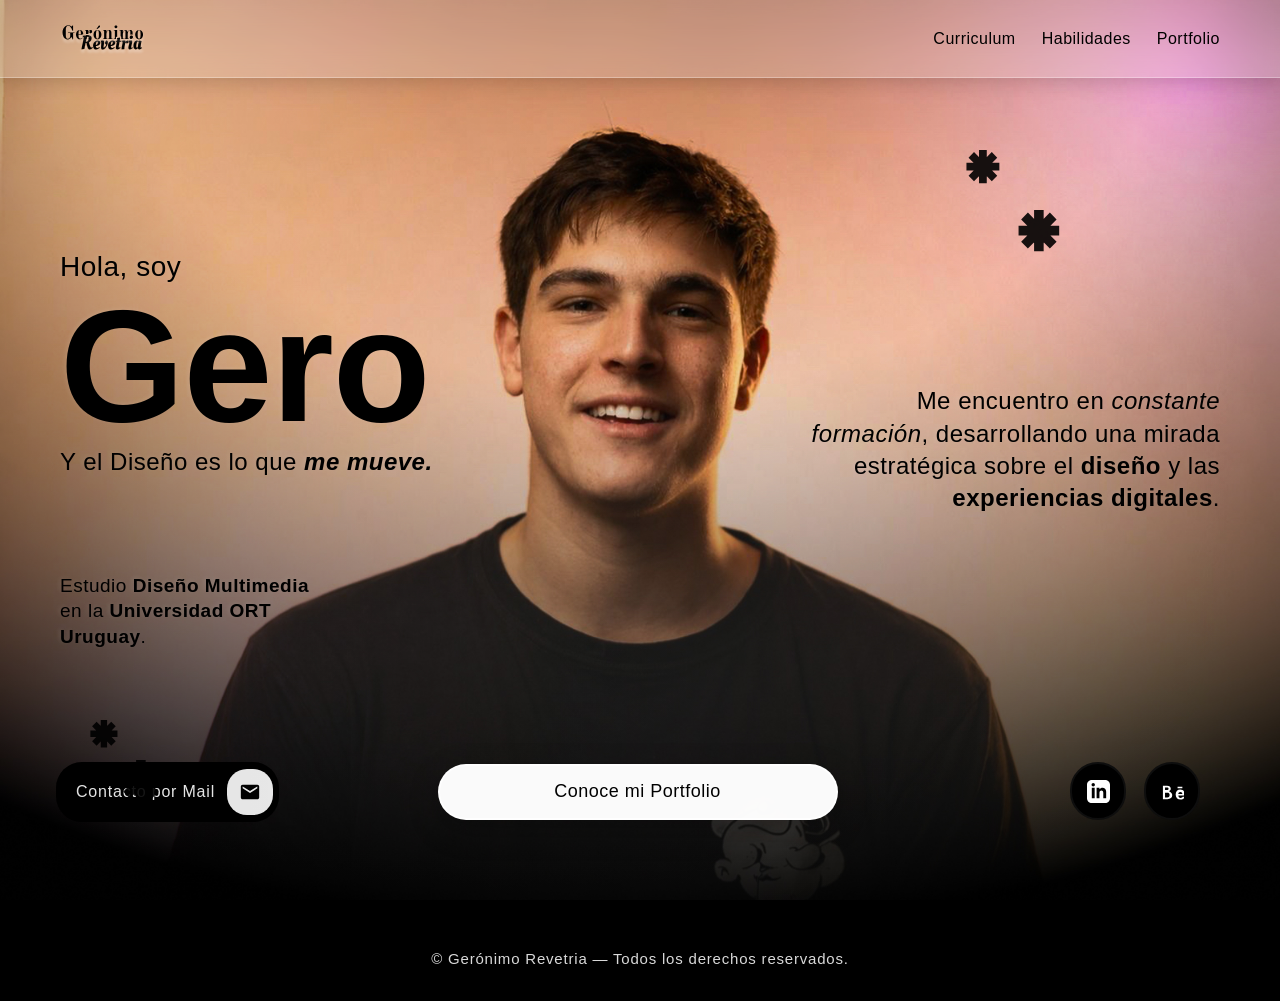
<file: index.html>
<!doctype html>
<html lang="es">
<head>
  <meta charset="utf-8" />
  <meta name="viewport" content="width=device-width, initial-scale=1" />
  <title>Revetria´s Portfolio</title>
  <link rel="icon" type="image/png" href="Imgs/Iconos/favicon.png">

  <link rel="stylesheet" href="styles.css" />
</head>

<body class="temaClaro paginaHome">
  <div id="headerContenedor"></div>

  <main class="main">
    <section class="hero" aria-label="Presentación">
      <img class="heroFoto" src="Imgs/RetratoPrincipal2.jpg" alt="Foto de Gero" />

      <!-- ========================= -->
      <!-- ===== MOBILE/TABLET ===== -->
      <!-- ========================= -->
      <div class="mobile">
        <div class="heroTexto">
          <p class="heroHola">Hola, soy</p>
          <h1 class="heroNombre">Gero</h1>
          <p class="heroSub">Y me mueve el diseño</p>
        </div>

        <img class="estrella estrella1" src="Imgs/Estrella.svg" alt="" aria-hidden="true">
        <img class="estrella estrella2" src="Imgs/Estrella.svg" alt="" aria-hidden="true">
        <img class="estrella estrella3" src="Imgs/Estrella.svg" alt="" aria-hidden="true">
      </div>

      <!-- =================== -->
      <!-- ===== DESKTOP ===== -->
      <!-- =================== -->
      <div class="desktop homeDesktop">
        <div class="homeGrid">
          <!-- IZQ -->
          <div class="homeLeft">
            <p class="homeHola textReveal">Hola, soy</p>
            <h1 class="homeNombre textReveal">Gero</h1>
            <p class="homeTagline textReveal">Y el Diseño es lo que <strong><em>me mueve.</em></strong> </p>

            <p class="homeEstudio">
              Estudio <strong>Diseño Multimedia</strong><br>
              en la <strong>Universidad ORT Uruguay</strong>.
            </p>
          </div>

          <!-- DER -->
          <div class="homeRight">
            <p class="homeRightText">
              Me encuentro en <em>constante formación</em>, desarrollando una mirada estratégica
              sobre el <strong>diseño</strong> y las <strong>experiencias digitales</strong>.
            </p>
          </div>
        </div>

        <!-- estrellas decorativas del desktop -->
        <img class="homeStar homeStarA" src="Imgs/Estrella.svg" alt="" aria-hidden="true">
        <img class="homeStar homeStarB" src="Imgs/Estrella.svg" alt="" aria-hidden="true">
        <img class="homeStar homeStarC" src="Imgs/Estrella.svg" alt="" aria-hidden="true">
        <img class="homeStar homeStarD" src="Imgs/Estrella.svg" alt="" aria-hidden="true">
      </div>

      <!-- ✅ EXISTE EN MOBILE Y DESKTOP -->
      <a class="btnPortfolio" href="proyectos.html">Conoce mi Portfolio</a>

      <!-- ✅ EXISTE EN MOBILE Y DESKTOP -->
      <div class="socialBar">
        <a class="socialBtn delay1" href="https://www.linkedin.com/in/gerónimo-revetria-12a973333/" target="_blank" aria-label="LinkedIn">
          <svg class="socialIcon" viewBox="0 0 24 24" aria-hidden="true">
            <path fill="currentColor" d="M19 0h-14c-2.761 0-5 2.239-5 5v14c0 2.761 2.239 5 5 5h14c2.762 0 5-2.239 5-5v-14c0-2.761-2.238-5-5-5zm-11 19h-3v-11h3v11zm-1.5-12.268c-.966 0-1.75-.79-1.75-1.764s.784-1.764 1.75-1.764 1.75.79 1.75 1.764-.783 1.764-1.75 1.764zm13.5 12.268h-3v-5.604c0-3.368-4-3.113-4 0v5.604h-3v-11h3v1.765c1.396-2.586 7-2.777 7 2.476v6.759z"/>
          </svg>
        </a>

        <a class="socialBtn delay2" href="https://www.behance.net/gernimorevetria" target="_blank" aria-label="Behance">
          <svg class="socialIcon" viewBox="0 0 24 24" aria-hidden="true">
            <path fill="currentColor" d="M8.8 11.3c.9-.5 1.4-1.2 1.4-2.2 0-2-1.4-3.1-4-3.1H2v14h4.7c3.2 0 5-1.4 5-4 0-1.8-.9-3-2.9-3.7zM4.2 7.8h2c1.1 0 1.7.4 1.7 1.3 0 1-.7 1.4-1.9 1.4h-1.8V7.8zm2.3 10.4H4.2v-5h2.2c1.6 0 2.6.6 2.6 2.4 0 1.8-1 2.6-2.5 2.6zM20.2 10c-3 0-4.9 2-4.9 5.2 0 3.3 1.9 5.2 5.1 5.2 2.3 0 3.9-1 4.4-2.9h-2.2c-.3.8-1 1.2-2.1 1.2-1.5 0-2.3-.8-2.4-2.4H25c.1-3.8-1.6-6.3-4.8-6.3zm-2.2 4.7c.2-1.4 1-2.1 2.2-2.1 1.3 0 2.1.7 2.1 2.1h-4.3zM17.3 7.1h5v1.6h-5V7.1z"/>
          </svg>
        </a>
      </div>

      <a href="mailto:gerorevetria@gmail.com" class="contactameBtn">
        Contacto por Mail
        <div class="icon">
          <svg
            height="26"
            width="26"
            viewBox="0 0 24 24"
          >
            <path d="M20 4H4c-1.1 0-2 .9-2 2v12c0 
            1.1.9 2 2 2h16c1.1 0 2-.9 
            2-2V6c0-1.1-.9-2-2-2zm0 
            4-8 5-8-5V6l8 5 8-5v2z"/>
          </svg>
        </div>
      </a>

    </section>
  </main>

  <footer class="miniFooter">
    <p>
      © <span id="anioActual"></span> Gerónimo Revetria — Todos los derechos reservados.
    </p>
  </footer>

  <script src="header.js"></script>
  <script src="script.js"></script>
</body>
</html>
</file>
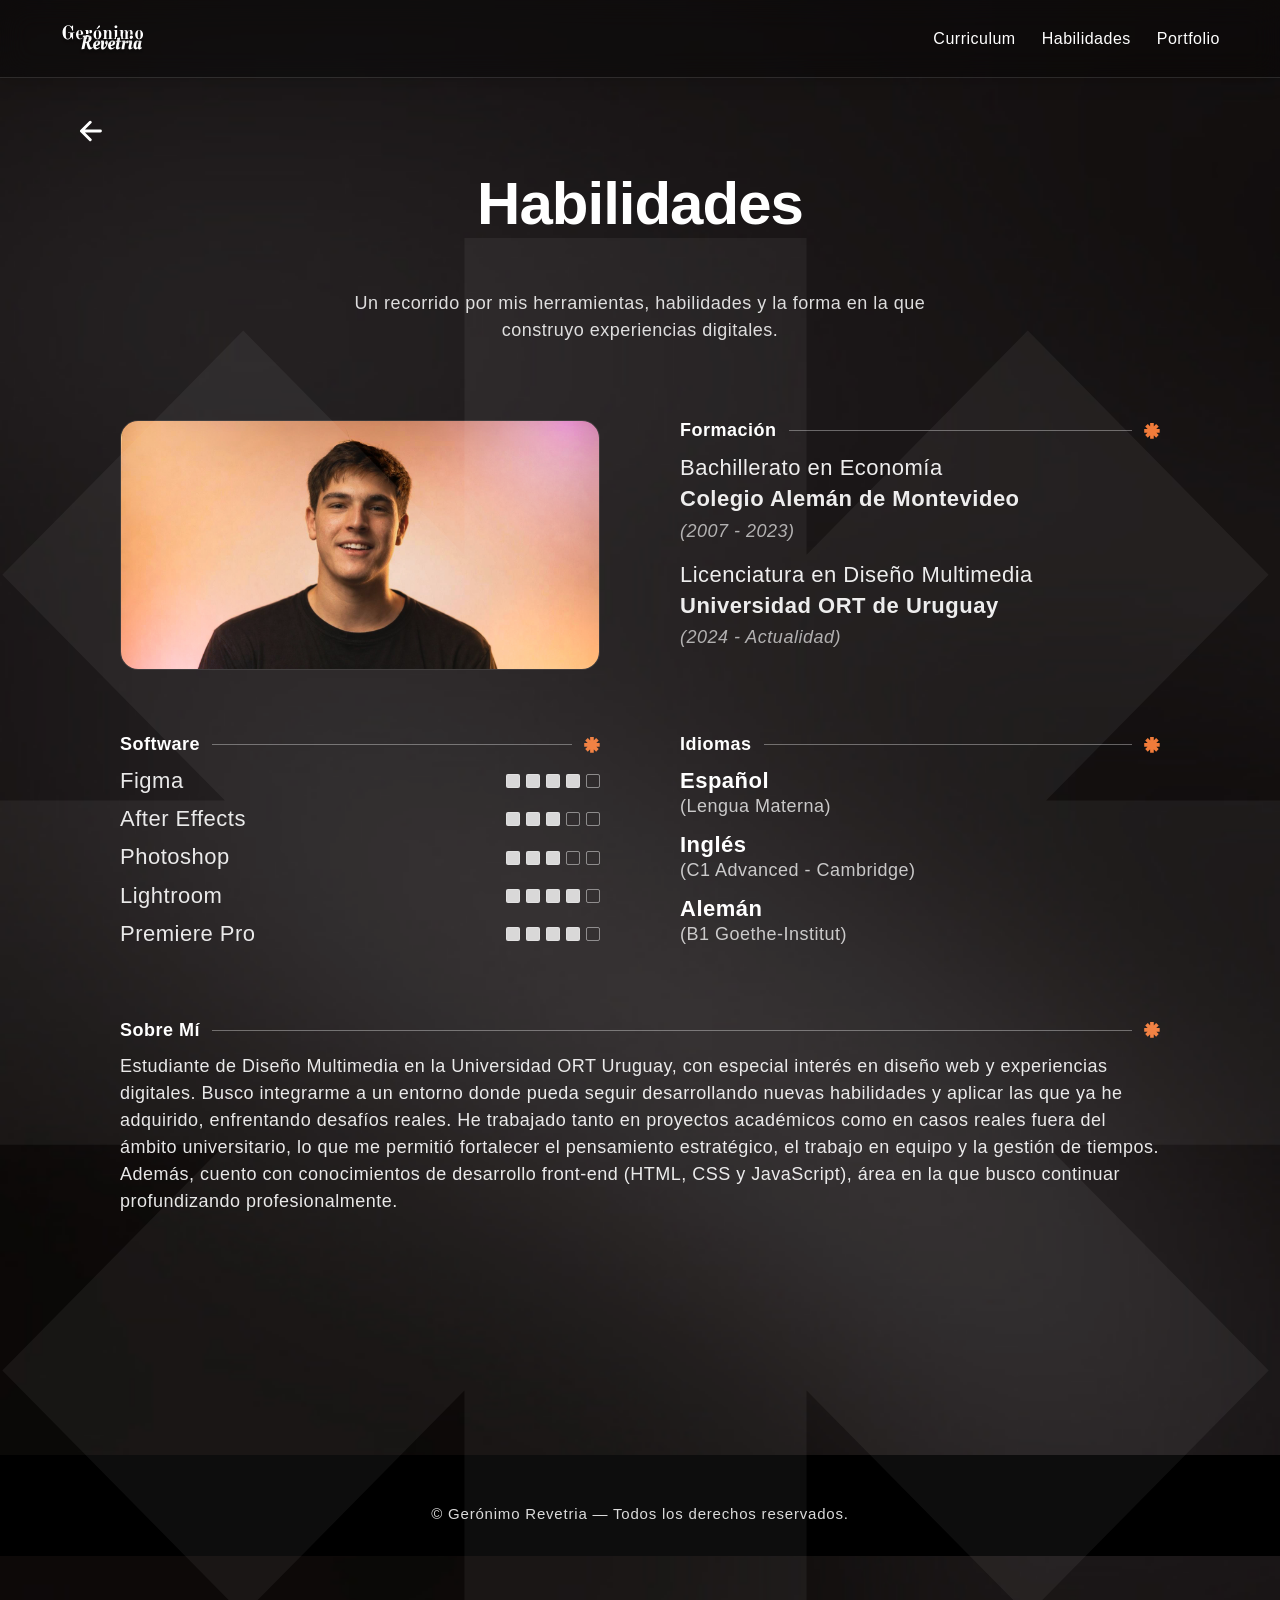
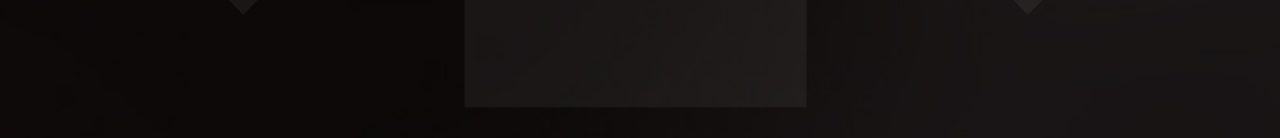
<file: habilidades.html>
<!doctype html>
<html lang="es">
<head>
  <meta charset="utf-8" />
  <meta name="viewport" content="width=device-width, initial-scale=1" />
  <title>Habilidades / Portfolio</title>
  <link rel="icon" type="image/png" href="Imgs/Iconos/favicon.png">

  <link rel="stylesheet" href="styles.css" />
</head>

<body class="temaOscuro paginaHabilidades">
  
  <div id="loading" class="loading">
    <img class="loadingStar" src="Imgs/Estrella.svg" alt="">
  </div>
  
  <div id="headerContenedor"></div>

  <button class="btnBack" onclick="history.back()" aria-label="Volver">
    <img src="Imgs/Iconos/back.svg" alt="">
  </button>

  <main class="mainHabilidades">

    <!-- TITULADO -->
    <section class="pageHero pageHeroHabilidades">

      <h1 class="pageHeroTitle">Habilidades</h1>
      <p class="pageHeroText">Un recorrido por mis herramientas, habilidades y la forma en la que construyo experiencias digitales.</p>

      <!-- Estrella grande gris (marca de agua) -->
      <img class="habilidadesBgStar" src="Imgs/Estrella.svg" alt="" aria-hidden="true">
    </section>

    <!-- CONTENIDO -->
    <section class="habilidadesWrap">

      <div class="habilidadesGrid">

        <!-- Foto -->
        <div class="habilidadesFoto">
          <img src="Imgs/RetratoPrincipal.jpg" alt="Retrato de Gero">
        </div>

        <!-- Formación -->
        <div class="habilidadesFormacion">
          <div class="habilidadesLinea">
            <h2 class="habilidadesH2">Formación</h2>
            <span class="habilidadesLine"></span>
            <img class="habilidadesStarLine" src="Imgs/EstrellaNaranja.svg" alt="" aria-hidden="true">
          </div>
          <p class="habilidadesTextoChico delay3">Bachillerato en Economía<br>
            <strong>Colegio Alemán de Montevideo</strong><br>
            <span class="habilidadesMut"> (2007 - 2023)</span>
          </p>

          <p class="habilidadesTextoChico delay4">
            Licenciatura en Diseño Multimedia<br>
            <strong>Universidad ORT de Uruguay</strong><br>
            <em class="habilidadesMut">(2024 - Actualidad)</em>
          </p>
        </div>

        <!-- Software -->
        <div class="habilidadesSoftware">
          <div class="habilidadesLinea">
            <h2 class="habilidadesH2">Software</h2>
            <span class="habilidadesLine"></span>
            <img class="habilidadesStarLine" src="Imgs/EstrellaNaranja.svg" alt="" aria-hidden="true">
          </div>

          <div class="habilidadFila">
            <span class="habilidadNombre">Figma</span>
            <div class="habilidadCuadros" data-nivel="4">
              <span></span><span></span><span></span><span></span><span></span>
            </div>
          </div>

          <div class="habilidadFila">
            <span class="habilidadNombre">After Effects</span>
            <div class="habilidadCuadros" data-nivel="3">
              <span></span><span></span><span></span><span></span><span></span>
            </div>
          </div>

          <div class="habilidadFila">
            <span class="habilidadNombre">Photoshop</span>
            <div class="habilidadCuadros" data-nivel="3">
              <span></span><span></span><span></span><span></span><span></span>
            </div>
          </div>

          <div class="habilidadFila">
            <span class="habilidadNombre">Lightroom</span>
            <div class="habilidadCuadros" data-nivel="4">
              <span></span><span></span><span></span><span></span><span></span>
            </div>
          </div>

          <div class="habilidadFila">
            <span class="habilidadNombre">Premiere Pro</span>
            <div class="habilidadCuadros" data-nivel="4">
              <span></span><span></span><span></span><span></span><span></span>
            </div>
          </div>
        </div>

        <!-- Idiomas -->
        <div class="habilidadesIdiomas">
          <div class="habilidadesLinea">
            <h2 class="habilidadesH2">Idiomas</h2>
            <span class="habilidadesLine"></span>
            <img class="habilidadesStarLine" src="Imgs/EstrellaNaranja.svg" alt="" aria-hidden="true">
          </div>

          <div class="idiomaBloque delay2">
            <p class="idiomaTitulo"><strong>Español</strong></p>
            <p class="idiomaSub">(Lengua Materna)</p>
          </div>

          <div class="idiomaBloque delay3">
            <p class="idiomaTitulo"><strong>Inglés</strong></p>
            <p class="idiomaSub">(C1 Advanced - Cambridge)</p>
          </div>

          <div class="idiomaBloque delay4">
            <p class="idiomaTitulo"><strong>Alemán</strong></p>
            <p class="idiomaSub">(B1 Goethe-Institut)</p>
          </div>
        </div>

        <!-- Sobre mí -->
        <div class="habilidadesSobreMi">
          <div class="habilidadesLinea">
            <h2 class="habilidadesH2">Sobre Mí</h2>
            <span class="habilidadesLine"></span>
            <img class="habilidadesStarLine" src="Imgs/EstrellaNaranja.svg" alt="" aria-hidden="true">
          </div>

          <p class="sobreMiTexto">
            Estudiante de Diseño Multimedia en la Universidad ORT Uruguay, con especial interés en diseño web y experiencias digitales.
            Busco integrarme a un entorno donde pueda seguir desarrollando nuevas habilidades y aplicar las que ya he adquirido,
            enfrentando desafíos reales. He trabajado tanto en proyectos académicos como en casos reales fuera del ámbito universitario,
            lo que me permitió fortalecer el pensamiento estratégico, el trabajo en equipo y la gestión de tiempos.
            Además, cuento con conocimientos de desarrollo front-end (HTML, CSS y JavaScript), área en la que busco continuar profundizando profesionalmente.
          </p>
        </div>

      </div>
    </section>

  </main>

  <footer class="miniFooter">
    <p>
      © <span id="anioActual"></span> Gerónimo Revetria — Todos los derechos reservados.
    </p>
  </footer>

  <script src="header.js"></script>
  <script src="script.js"></script>
</body>
</html>
</file>
<file: styles.css>
* { box-sizing: border-box; }

:root{
    --colorNaranja: #F17B3A;
  }

@import url('https://fonts.googleapis.com/css2?family=Inter:wght@100;300;400;700&display=swap');

@import url('https://fonts.googleapis.com/css2?family=Spectral:wght@300;400;700&display=swap');



body{
    margin: 0;
    font-family: 'Inter', sans-serif;
    background: #F2AE80;
    line-height: 1.2;
    -webkit-font-smoothing: antialiased;
    letter-spacing: 0.5px;
}

.temaClaro {
  margin: 0;
}

.desktop {
  display: none;
}

.contactameBtn {
  display: none;
}

.socialBar {
  display: flex;
}

.socialBar{
  position: absolute;
  right: 80px;
  bottom: 80px;
  left: auto;
  z-index: 3;
}

.socialBar{
  position: fixed;        /* si lo querés flotante */
  left: 24px;
  bottom: 24px;
  justify-content: space-between;
  width: 88%;

  display: flex;
  gap: 18px;
  z-index: 200;
}

.socialBtn{
  width: 58px;
  height: 58px;
  border-radius: 40px;

  display: grid;
  place-items: center;

  /* liquid glass */
  background: rgb(255, 255, 255);
  border: 2px solid rgb(14, 14, 14);
  backdrop-filter: blur(16px);
  -webkit-backdrop-filter: blur(16px);
  text-decoration: none;

  transition: all 0.17s ease-in-out;
  animation: slideInRight 0.7s ease-in-out;
  animation-fill-mode: backwards;
}

.socialBtn:hover{
  border-color: white;
  transform: scale(1.1);
  border-radius: 24px;

}

.socialBtn:hover .socialIcon{
  color: rgb(0, 0, 0);
  transform: scale(0.98);
}

.socialIcon{
  width: 23px;
  height: 23px;
  color: var(--colorNaranja); /* gris como tu referencia */
  transition: all 0.17s ease-in-out;
}







/* ----------------------------- */
/* ----------- LOADER ---------- */
/* ----------------------------- */

.loading{
  position: fixed;
  inset: 0;
  z-index: 9999;

  display: flex;
  align-items: center;
  justify-content: center;

  background: rgba(0,0,0,0.65);
  backdrop-filter: blur(18px);
  -webkit-backdrop-filter: blur(18px);

  opacity: 1;
  transition: opacity 0.5s ease;
}

.loadingStar{
  width: 64px;
  height: 64px;

  filter: invert(1); /* por si la estrella es negra, queda blanca */
  animation: girarLoader 1s linear infinite;
}

.loading.oculto{
  opacity: 0;
  pointer-events: none;
}

@keyframes girarLoader{
  to{ transform: rotate(360deg); }
}
  

/* ----------------------------- */
/* --------- BOTON BACK -------- */
/* ----------------------------- */

.btnBack{
  position: fixed;
  top: 110px;
  left: 24px;

  background: none;
  border: none;
  padding: 10px;

  cursor: pointer;
  z-index: 90;

  filter: invert();
  border-radius: 50%;

  transition: transform 0.2s ease;
  background: rgba(255, 255, 255, 0);
}


.btnBack img{
  width: 22px;
  height: 22px;
  
}

.btnBack:hover{
  transform: translateX(-4px);
}



/* HERO */
.hero{
  position: relative;
  height: 100vh;
  overflow: hidden;
}

/* Foto ocupa todo */
.heroFoto{
  position: absolute;
  top: 0; left: 0;
  width: 100%;
  height: 100%;
  object-fit: cover;
}

/* Oscurecer un poco abajo para leer texto */
.hero::after{
  content: "";
  position: absolute;
  left: 0;
  right: 0;
  bottom: 0;
  height: 55%;
  background: linear-gradient(to bottom, rgba(0,0,0,0), rgba(0,0,0,0.55));
  pointer-events: none;
}

/* Texto encima */
.heroTexto{
  position: absolute;
  left: 24px;
  right: 24px;
  top: 300px;
  color: white;
  z-index: 2;
  text-shadow: -2px -1px 4px black;
}

.heroHola{
  margin: 0 0 6px 0;
  font-size: 18px;
  animation: slideIn 0.8s ease-in-out;
}

.heroNombre{
  margin: 0;
  font-size: 86px;
  line-height: 0.9;
  animation: slideIn 1.1s ease-in-out;
}

.heroSub{
  margin: 10px 0 0 0;
  font-size: 18px;
  animation: slideIn 1.4s ease-in-out;
}

.btnPortfolio{
  display: inline-flex;
  align-items: center;
  justify-content: center;
  position: absolute;
  bottom: 220px;

  z-index: 1000;
  margin: auto;
  padding: 14px 40px;
  border-radius: 40px;
  left: 54px;
  right: 59px;

  text-decoration: none;
  color: rgb(0, 0, 0);
  font-size: 18px;
  font-weight: 400;

  /* Liquid glass */
  background: rgba(255, 255, 255, 0.981);
  backdrop-filter: blur(14px);
  -webkit-backdrop-filter: blur(14px);

  border: 2px solid rgba(255, 255, 255, 0.882);

  box-shadow: 0 10px 30px rgba(0,0,0,0.25);

  transition: all 0.3s ease-in-out;
  animation: slideUp 1s ease-in-out;
  animation-delay: 1.5s;
  animation-fill-mode: backwards;
}

.btnPortfolio:hover{
  transform: translateX(-2px);
  background: rgba(0, 0, 0, 0.22);
  color: white;
  border-radius: 18px;
}


/* ESTRELLAS */
.estrella{
  position: absolute;
  width: 32px;
  height: 32px;
  z-index: 2;
  animation: girarEstrella 4s ease-in-out infinite;
  transform-origin: center;
}

.estrella1{ top: 140px; left: 28px;}
.estrella2{ top: 190px; left: 18px; width: 22px; height: 22px; }
.estrella3{ top: 350px; right: 26px; width: 26px; height: 26px; animation: mueveEstrella 4s ease-in-out infinite; }

/* ===== HEADER ===== */

.header{
    width: 100%;
    position: fixed;
    top: 0;
    left: 0;
    overflow: hidden;
  
    background: rgba(255, 255, 255, 0.328);
    backdrop-filter: blur(14px);
    -webkit-backdrop-filter: blur(14px);
  
    border-bottom: 1px solid rgba(255,255,255,0.30);

    box-shadow: 0 4px 18px rgba(0,0,0,0.15);
    z-index: 100;
  }

 


  body.temaClaro .header{
    background: rgba(255, 255, 255, 0.216);
    border-bottom: 1px solid rgba(255,255,255,0.30);
    transition: background-color 0.5s ease-in-out;
  }
  
  body.temaOscuro .header{
    background: rgba(0,0,0,0.35);
    border-bottom: 1px solid rgba(255, 255, 255, 0.128);
  }
  
  /* Fondo extra al abrir */
  body.temaClaro .headerFondo{
    background: rgba(255, 255, 255, 0.853);
  }
  
  body.temaOscuro .headerFondo{
    background: rgba(0, 0, 0, 0.398);
  }
  
  .headerBarra{
    display: flex;
    justify-content: space-between;
    align-items: center;
    padding: 16px 24px;
  
    position: relative;
    z-index: 2;
  }

  .headerFondo{
    position: absolute;
    top: 0;
    left: 0;
    width: 100%;
    height: 280px;
  
    opacity: 0;
    transform: translateY(-8px);
    transition: opacity 0.35s ease, transform 0.35s ease;
  
    z-index: 0;
    pointer-events: none;
  }
  
  .headerLogo img{
    margin-top: 5px;
    height: 32px;
  }
  
  .btnMenu{
    width: 44px;
    height: 44px;
    border: none;
    background: none;
    cursor: pointer;
  }
  
  .btnMenu img{
    width: 32px;
    height: 32px;
    transition: transform 0.4s ease;
  }
  
  .menu{
    display: flex;
    flex-direction: column;
    position: relative;
    z-index: 2;
  
    max-height: 0;
    overflow: hidden;
    opacity: 0;
    transform: translateY(-10px);
  
    transition: max-height 0.35s ease, opacity 0.35s ease, transform 0.35s ease;
  }

  .menu a {
    position: relative;
    text-decoration: none;
    transition: color 0.25s ease-in-out;
  }
   .menu a:hover {
    color: black;
   }


  .menu a::after {
    content: "";
    position: absolute;
    left: 50%;
    bottom: -4px;
    width: 0%;
    height: 2px;
    background: black;
  
    transform: translateX(-50%);
    transition: width 0.3s ease;
  }
  
  

  .menu a:hover::after {
    width: 100%;
  }
  
  .headerAbierto .menu{
    max-height: 220px;
    opacity: 1;
    transform: translateY(0);
  }

  .headerAbierto .btnMenu img{
    transform: rotate(180deg);
  }

  .headerAbierto .headerFondo{
    opacity: 1;
    transform: translateY(0);
  }
  

  .menuLink{
    height: 40px;
    display: flex;
    align-items: center;
    justify-content: center;
  
    text-decoration: none;
    font-weight: bold;
  
    background: rgba(0,0,0,0);
    font-weight: 400;
  
    color: rgb(0, 0, 0);
  }

  /* ===== TEMA OSCURO ===== */
body.temaOscuro .menu a:hover{
  color: white;
}

body.temaOscuro .menu a::after{
  background: white;
}

.headerAbierto .menu{
  max-height: 220px;
  opacity: 1;
  transform: translateY(0);
}

  body.temaOscuro .menuLink{
    color: white;
  }

  body.temaOscuro .headerLogo img{
    filter: invert(1);
  }
  
  body.temaOscuro .btnMenu img{
    filter: invert(1);
  }

/* ----------------------------- */  
/* ------ Proyectos HTML ------- */  
/* ----------------------------- */  

.paginaProyectos{
    background-image: url("Imgs/BG_Dark.jpg");
    background-size: cover;
    background-position: center;
    background-repeat: no-repeat;
    background-attachment: fixed;
  
    color: white;
  }

  .pageHeroStarSmall{
    width: 26px;
    height: 26px;
    margin-bottom: -50px;
    color: var(--colorNaranja);
  }
  
  .mainProyectos{
    padding-top: 2px;
  }
  
  .proyectos{
    margin: 20px;
  }
  
  .proyectosTitulo{
    margin: 0 0 18px 0;
    font-size: 28px;
    font-weight: bold;
  }
  
  .proyectosGrid{
    display: grid;
    grid-template-columns: 1fr;
    gap: 18px;
  }
  
  .proyectoCard{
    display: block;
    text-decoration: none;
    color: white;
  
    background: rgba(255,255,255,0.06);
    border: 2px solid rgba(255,255,255,0.10);
    border-radius: 18px;
    overflow: hidden;
    transition: transform 0.3s ease-in-out;
    animation: fadeScale 0.4s ease-out forwards;
    animation-delay: 1s;
    animation-fill-mode: backwards;
  }
  
  .proyectoCard:hover{
    transform: translateY(-4px);
    border: 3px solid var(--colorNaranja);
    border-radius: 18px;
  }
  
  .proyectoThumb .proyectoImgMain{
    width: 100%;
    height: 190px;
    object-fit: cover;
    display: block;
  }

  .proyectoThumb{
    position: relative;
  }
  
  .proyectoFlecha{
    position: absolute;
    top: 14px;
    right: 14px;
  
    width: 26px;
    height: 26px;
    transform: scale(1.2);
  
    opacity: 0.9;
    transition: transform 0.2s ease;
  }
  
  .proyectoCard:hover .proyectoArrow{
    transform: translate(2px,-2px);
  }

  
  .proyectoInfo{
    padding: 14px 14px 16px 14px;
    display: flex;
    flex-direction: column;

  }
  
  .proyectoCategoria{
    margin: 0 0 1px 0;
    font-size: 14px;
    opacity: 1;
    align-self: flex-end;
    padding: 8px 14px;
    border: 1px solid rgba(255, 255, 255, 0.731);
    border-radius: 0px 8px 0px 8px;
    color: black;
    background-color: rgb(255, 255, 255);

  }
  
  .proyectoTitulo{
    margin: 0 0 1px 0;
    font-size: 22px;
    font-weight: bold;
    transform: translateY(-30px);
  }
  
  .proyectoDescripcion{
    margin: 0;
    font-size: 14px;
    opacity: 0.85;
    line-height: 1.35;
    width: 70%;
    transform: translateY(-10px);
  }

  
  .habilidadesBgStar {
    top: 80px;

  }


/* ----------------------------- */  
/* ------- Detalle HTML -------- */  
/* ----------------------------- */     


/* =========================
   LIGHTBOX (Zoom imágenes)
========================= */

.lightbox{
  position: fixed;
  inset: 0;
  z-index: 9999;

  display: none;
  place-items: center;

  background: rgba(0,0,0,0.72);
  backdrop-filter: blur(10px);
  -webkit-backdrop-filter: blur(10px);

  padding: 24px;
}

.lightbox.isOpen{
  display: grid;
}

.lightboxFigure{
  max-width: min(1100px, 92vw);
  max-height: 86vh;

  display: grid;
  gap: 10px;
  justify-items: center;

  margin: 0;
}

.lightboxImg{
  max-width: 100%;
  max-height: 78vh;

  object-fit: contain;

  border-radius: 18px;
  box-shadow: 0 20px 70px rgba(0,0,0,0.55);

  transform: scale(0.98);
  opacity: 0;
  animation: lightboxIn 0.22s ease forwards;
}

.lightboxCaption{
  color: rgba(255,255,255,0.9);
  font-size: 14px;
  text-align: center;
  max-width: 70ch;
  opacity: 0.9;
}

.lightboxClose{
  position: absolute;
  top: 18px;
  right: 18px;

  width: 44px;
  height: 44px;
  border-radius: 999px;

  border: 1px solid rgba(255,255,255,0.25);
  background: rgba(255,255,255,0.10);
  color: white;

  font-size: 28px;
  line-height: 1;
  cursor: pointer;

  display: grid;
  place-items: center;

  transition: transform 0.15s ease, background 0.15s ease;
}

.lightboxClose:hover{
  transform: translateY(-2px);
  background: rgba(255,255,255,0.18);
}

@keyframes lightboxIn{
  to{
    transform: scale(1);
    opacity: 1;
  }
}

/* Hint: que parezcan clickeables */
.paginaDetalle .detalleHero img,
.paginaDetalle .detalleGrid img{
  cursor: zoom-in;
}





.btnBehance{
  position: fixed;
  top: 116px;
  right: 0px;

  display: inline-flex;
  align-items: stretch;

  border-radius: 20px 0px 0px 20px;
  overflow: hidden;

  background: white;
  color: black;
  text-decoration: none;
  font-size: 12px;
  font-weight: 500;

  z-index: 100;
  box-shadow: 0 8px 20px rgba(0,0,0,0.2);

  transition: all 0.35s ease-in-out;

  animation: slideInRight 0.5s ease-in-out;
  animation-fill-mode: backwards;
  animation-delay: 2s;
  
}

.btnBehance:hover{
  background-color: #1769ff;
  color: white;
}

.btnText{
  padding: 12px 14px;
  display: flex;
  align-items: center;
}

.btnBe{
  background: #1769ff; /* azul Behance real */
  display: flex;
  align-items: center;
  justify-content: center;
  padding: 0 14px;
  padding-bottom: 2px;
}




.badgeProgramas{
  position: fixed;
  bottom: 80px;
  right: 0px;

  display: inline-flex;
  align-items: center;

  padding: 10px 18px;

  background: white;
  border-radius: 20px 0 0 20px;

  box-shadow: 0 8px 20px rgba(0,0,0,0.18);
  z-index: 299;

  pointer-events: none;
}

.badgeProgramasInner{
  display: flex;
  align-items: center;
  gap: 6px;
}

.programaLogo{
  width: 26px;
  height: 26px;
  object-fit: contain;
  display: block;
  opacity: 0.9;
}








.paginaDetalle{
    background-image: url("Imgs/BG_Dark.jpg");
    background-size: cover;
    background-position: center;
    background-repeat: no-repeat;
    background-attachment: fixed;
  
    color: white;
  }
  
  .mainDetalle{
    padding-top: 88px;
  }
  
  .detalle{
    padding: 24px;
  }
  
  .detalleVolver{
    display: inline-block;
    color: white;
    text-decoration: none;
    opacity: 0.85;
    margin-bottom: 14px;
  }
  
  .detalleVolver:hover{
    opacity: 1;
  }
  
  .detalleTitulo{
    margin: 0;
    font-size: 30px;
    font-weight: bold;
  }
  
  .detalleCategoria{
    margin: 10px 0 0 0;
    opacity: 0.75;
  }
  
  .detalleDescripcion{
    margin: 12px 0 18px 0;
    opacity: 0.9;
    line-height: 1.4;
  }
  
  .detalleHero img{
    width: 100%;
    height: 260px;
    object-fit: cover;
    display: block;
    border-radius: 18px;
    border: 1px solid rgba(255,255,255,0.10);
    animation: opacityBasica 0.5s ease-in-out;
    animation-fill-mode: backwards;
    animation-delay: 1.4s;
  }
  
  .detalleGrid{
    margin-top: 18px;
    display: grid;
    grid-template-columns: 1fr;
    gap: 14px;
  }
  
  .detalleGrid img{
    width: 100%;
    height: 220px;
    object-fit: cover;
    display: block;
    border-radius: 18px;
  }

  .gridItemVideo{
    grid-column: 1 / -1;
    border-radius: 18px;
    overflow: hidden;
  }
  
  .gridItemVideo video{
    width: 100%;
    aspect-ratio: 16 / 9;
    object-fit: cover;
    display: block;
    background: black;
    border-radius: 18px;
  }

  .gridItem{
    border-radius: 18px;
    overflow: hidden;
    animation: fadeScale 0.4s ease-in-out;
    animation-fill-mode: backwards;
    
  }


  .imgPaleta{
    height: 200px;
  }

  .imgPaleta img {
    object-fit: contain;
    height: 165px;
  }
  
  .gridItemTexto{
    padding: 24px 2px 24px 2px;
    font-weight: 200;
  }

  .textoDer {
    text-align: end;
    align-items: end;
    
  }
  
  .gridItemTitulo{
    margin: 0 0 10px 0;
    font-size: 24px;
    font-weight: 700;
  }
  
  .gridItemTexto{
    margin: 0;
    font-size: 14px;
    line-height: 1.5;
    opacity: 0.9;

  }
  


/* ------------------------------------- */  
/* ------- TITULADO (PAGE HERO) ------- */  
/* ----------------------------------- */  

.pageHero{
    position: relative;
    text-align: center;
    padding: 80px 0px 50px 0px;
    margin-bottom: 26px;
  }
  
  .pageHeroTitle{
    margin-top: 20px;
    font-size: 60px;
    font-weight: 700;
    letter-spacing: -1px;
    color: white;
    animation: slideDown 0.7s ease-in-out;
    animation-fill-mode: backwards;
    animation-delay: 0.9s;
  }

  

  #detalleSubtitulo {
    margin-bottom: 0px;
  }
  
  .pageHeroText{
    margin: 10px auto 0 auto;
    max-width: 640px;
    line-height: 1.5;
    font-size: 18px;
    font-weight: 200;
    opacity: 0.85;
    color: white;
    animation: slideDown 0.5s ease-in-out;
    animation-fill-mode: backwards;
    animation-delay: 1.3s;
  }
  
  /* Estrella chica arriba (Proyectos) */

  
  /* Estrella grande “marca de agua” (Detalle) */
  .pageHeroDetalle {
    padding: 35px 0px 50px 0px;
  }

  .pageHeroDetalle .pageHeroStarBig{
    position: absolute;
    width: 190px;
    height: 190px;
    top: 10px;
    opacity: 0.16;
    pointer-events: none;
    z-index: -1;
  }

  .starLeft{
    left: 15%;
    transform: translateX(-60%) scale(0.4);
    filter: invert();
  }
  
  .starCenter{
    left: 50%;
    transform: translateX(-50%);
    opacity: 0.08;
  }
  
  .starRight{
    right: 15%;
    transform: translateX(60%) scale(0.4);
    filter: invert();
  }


  /* ------------------------------------- */
/* --------- HABILIDADES PAGE ---------- */
/* ------------------------------------- */

.paginaHabilidades{
    background-image: url("Imgs/BG_Dark.jpg");
    background-size: cover;
    background-position: center;
    background-repeat: no-repeat;
    background-attachment: fixed;
    color: white;
  }
  
  .mainHabilidades{
    padding-top: 88px;
  }
  
  /* Page hero de habilidades (con estrella gris grande atrás) */
  .pageHeroHabilidades{
    position: relative;
    padding: 60px 24px 40px 24px;
  }
  
  .pageHeroStarSmallImg{
    width: 26px;
    height: 26px;
    margin-bottom: 12px;
  }
  
  .habilidadesBgStar{
    position: absolute;
    width: 360px;
    height: 360px;
    left: 50%;
    top: 10px;
    transform: translateX(-50%);
    opacity: 0.05;
    pointer-events: none;
    filter: invert();
  }
  
  /* Contenedor general */
  .habilidadesWrap{
    padding: 0 24px 80px 24px;
  }
  
  .habilidadesGrid{
    display: grid;
    grid-template-columns: 1fr;
    gap: 26px;
  }
  
  /* Foto */
  .habilidadesFoto img{
    width: 100%;
    height: 220px;
    object-fit: cover;
    border-radius: 18px;
    border: 1px solid rgba(255,255,255,0.10);
  }
  
  /* Línea + estrella naranja */
  .habilidadesLinea{
    display: flex;
    align-items: center;
    gap: 12px;
    margin-bottom: 12px;
    animation: opacityBasica 0.3s ease-in-out;
    animation-fill-mode: backwards;
    animation-delay: 1.2s;
  }
  
  .habilidadesH2{
    margin: 0;
    font-size: 18px;
    font-weight: 700;
  }
  
  .habilidadesLine{
    height: 1px;
    flex: 1;
    background: rgba(255,255,255,0.35);
  }
  
  .habilidadesStarLine{
    width: 16px;
    height: 16px;
  }
  
  /* Textos */
  .habilidadesTextoChico{
    margin: 0 0 14px 0;
    font-size: 14px;
    line-height: 1.4;
    opacity: 0.92;
  }
  
  .habilidadesMut{
    opacity: 0.7;
    font-size: 12px;
    font-style: italic
  }
  
  /* Software: filas con cuadrados */
  .habilidadFila{
    display: flex;
    align-items: center;
    justify-content: space-between;
    gap: 12px;
    margin-bottom: 12px;
  }
  
  .habilidadNombre{
    font-size: 14px;
    opacity: 0.9;
  }
  
  .habilidadCuadros{
    display: flex;
    gap: 6px;
  }
  
  .habilidadCuadros span{
    width: 14px;
    height: 14px;
    border: 1px solid rgba(255,255,255,0.50);
    border-radius: 2px;
    opacity: 0.9;
  }
  
  /* Relleno según nivel (1 a 5) */
  .habilidadCuadros[data-nivel="1"] span:nth-child(-n+1),
  .habilidadCuadros[data-nivel="2"] span:nth-child(-n+2),
  .habilidadCuadros[data-nivel="3"] span:nth-child(-n+3),
  .habilidadCuadros[data-nivel="4"] span:nth-child(-n+4),
  .habilidadCuadros[data-nivel="5"] span:nth-child(-n+5){
    background: rgba(255,255,255,0.90);
  }
  
  /* Idiomas */
  .idiomaBloque{
    margin-bottom: 14px;
  }
  
  .idiomaTitulo{
    margin: 0;
    font-size: 14px;
  }
  
  .idiomaSub{
    margin: 2px 0 0 0;
    font-size: 12px;
    opacity: 0.75;
  }
  
  /* Sobre mí */
  .sobreMiTexto{
    margin: 0;
    font-size: 14px;
    line-height: 1.5;
    opacity: 0.9;
  }

  

  /* 0-0-----------------------------------0-0 */ 
/* 0-0----------------------------------0-0 */
/* 0-0----------->  TABLET  <----------0-0 */
/* 0-0--------------------------------0-0 */
/* 0-0-------------------------------0-0 */

@media (min-width: 768px) and (max-width: 1023px){

  
  .desktop {
    display: none;
  }

  /* ===== HEADER / BACK ===== */
  .headerBarra{
    padding: 18px 40px;
  }

  .headerBarra {
    position: relative;
  }

  

  .btnBack img{
    left: 60px;
    top: 118px; /* un poquito más abajo por el header */
  }

  /* ===== HOME ===== */
  .heroTexto{
    left: 180px;
    right: 80px;
    max-width: 560px;
    transform: scale(1.3);
  }

  .heroNombre{
    font-size: 120px;
  }

  .heroHola,
  .heroSub{
    font-size: 20px;
  }

  .btnPortfolio{
    left: 50%;
    transform: translateX(-50%);
    bottom: 256px;
    margin: 0px;

    padding: 15px 200px;
    font-size: 22px;
    

    white-space: nowrap;
    text-align: center;
    min-width: 300px;
    animation: none;
  }

  .badgeProgramas{
    bottom: 60px;
    padding: 12px 20px;
  }

  .badgeProgramasInner{
    gap: 10px;
  }

  .programaLogo{
    width: 24px;
    height: 24px;
  }

  .heroIconos{
    left: 40px;
    bottom: 40px;
  }

  /* ===== PAGE HERO (titulado) ===== */
  .pageHero{
    padding: 150px 40px 70px 40px;
  }

  .pageHeroTitle{
    font-size: 76px;
    margin-top: 0px;
  }

  .pageHeroText{
    font-size: 21px;
  }

  .pageHeroDetalle .starCenter {
      height: 400px;
      width: 400px;
      top: 50px;
      z-index: 0;
  }

  .pageHeroDetalle .starLeft ,  .pageHeroDetalle .starRight{
    height: 400px;
    width: 400px;
    margin: 20px;
    z-index: 0;

  }

  .paginaHome .socialBar{
    position: absolute;
    right: 40px;
    bottom: 40px;
    left: auto;
    z-index: 3;
    justify-content: space-between;
    width: 17%;
  }



  /* ===== PROYECTOS ===== */
  .proyectos{
    margin: 0;
    padding: 0 40px 60px 40px;
  }

  .proyectosGrid{
    grid-template-columns: repeat(2, 1fr);
    gap: 20px;
  }

  .proyectoThumb .proyectoImgMain{
    height: 220px;
  }

  .proyectoTitulo{
    font-size: 24px;
  }

  .proyectoDescripcion{
    width: 80%;
  }

  /* ===== DETALLE ===== */
  .detalle{
    padding: 0 40px 70px 40px;
  }

  .detalleHero img{
    height: 340px;
  }

  .detalleGrid{
    grid-template-columns: repeat(2, 1fr);
    gap: 18px;
  }

  .gridItemVideo{
    grid-column: 1 / -1;
  }
  
  .gridItemVideo video{
    object-fit: contain;
    object-position: center top;
    aspect-ratio: 16 / 9;
  }

  .detalleGrid img{
    height: 240px;
  }

  .imgPaleta{
    transform: translateY(40px);
  }

  .imgPaleta img {
    height: 165px;
  }



  .gridItemTexto{
    padding: 8px 6px;
  }

  .gridItemTitulo{
    font-size: 26px;
  }

  /* ===== HABILIDADES ===== */

  .habilidadesBgStar {
    width: 800px;
    height: 800px;
  }
  

  .habilidadesWrap{
    padding: 0 40px 80px 40px;
  }

  .habilidadesGrid{
    grid-template-columns: 1fr 1fr;
    gap: 28px;
    align-items: start;
  }

  .habilidadesFoto{
    grid-column: 1 / -1; /* foto arriba ocupando todo */
  }

  .habilidadesFoto img{
    height: 400px;
    
  }

  .idiomaBloque {
    height: 70px;
  }

  .idiomaBloque .idiomaTitulo {
    font-size: 20px;
  }

  .habilidadesTextoChico {
    font-size: 18px;
  }

  .habilidadesMut{
    font-size: 15px;
  }

  .habilidadNombre {
    font-size: 20px;
  }

  .idiomaBloque .idiomaSub {
    font-size: 14px;
  }


}


/* 0-0-----------------------------------0-0 */ 
/* 0-0----------------------------------0-0 */
/* 0-0----------->  DESKTOP  <---------0-0 */
/* 0-0--------------------------------0-0 */
/* 0-0-------------------------------0-0 */

@media (min-width: 1024px){

  body.temaClaro .header:hover {
    background-color: rgba(255, 255, 255, 0.688);
  }


  .idiomaBloque {
    animation: fadeScale 0.5s ease-in-out;
    animation-fill-mode: backwards;
  }

  .habilidadFila {
    animation: fadeScale 0.5s ease-in-out;
    animation-fill-mode: backwards;
    animation-delay: 2s;
  }

  .heroFoto{
    object-position: center 23%;
  }

  /* ========================= */
  /* ===== HEADER DESKTOP ===== */
  /* ========================= */
  .btnMenu{ display: none; }          /* en desktop no hay hamburguesa */
  .header{ overflow: visible; }       /* para que no corte el nav */
  .headerFondo{ display: none; }      /* fondo extra del mobile fuera */

  .headerBarra{
    padding: 18px 60px;
  }

  .btnBack {
    left: 70px;
  }

  .menu{
    position: absolute;
    top: 50%;
    right: 60px;
    transform: translateY(-50%);

    display: flex;
    flex-direction: row;
    align-items: center;
    gap: 26px;

    max-height: none;
    overflow: visible;
    opacity: 1;
    pointer-events: auto;
  }

  .menuLink{
    height: auto;
    padding: 0;
    font-weight: 400;
    text-decoration: none;
    color: black;
  }

  body.temaOscuro .menuLink{ color: white; }

  /* =============================== */
  /* ===== PROYECTOS (DESKTOP) ===== */
  /* =============================== */
  .proyectos{
    padding: 40px 60px;
    max-width: 1200px;
    margin: 0 auto;
  }

  .proyectosGrid{
    grid-template-columns: repeat(3, 1fr);
    gap: 22px;
  }

  .proyectoImgMain{
    height: 350px;
  }

  .proyectoCard .proyectoImgMain{
    height: 250px;
  }

  .pageHeroText{
    margin-bottom: 10px;
  }

  /* ============================= */
  /* ===== DETALLE (DESKTOP) ===== */
  /* ============================= */

  .btnBehance{
    position: fixed;
    top: 125px;
    right: 0px;
  
    display: inline-flex;
    align-items: stretch;
  
    border-radius: 20px 0px 0px 20px;
    overflow: hidden;
  
    background: white;
    color: black;
    text-decoration: none;
    font-size: 16px;
    font-weight: 500;
  
    z-index: 300;
    box-shadow: 0 8px 20px rgba(0,0,0,0.2);
  
    transition: all 0.35s ease-in-out;

    animation: slideInRight 0.5s ease-in-out;
    animation-fill-mode: backwards;
    animation-delay: 2s;
    
  }
  
  .btnBehance:hover{
    background-color: #1769ff;
    color: white;
  }
  
  .btnText{
    padding: 16px 22px;
    display: flex;
    align-items: center;
  }
  
  .btnBe{
    background: #1769ff; /* azul Behance real */
    display: flex;
    align-items: center;
    justify-content: center;
    padding: 0 22px;
    padding-bottom: 2px;
  }
  
  @media (max-width: 1024px){

    .badgeProgramas{
      position: fixed;
      top: 175px;
      right: 0px;
    
      display: inline-flex;
      align-items: center;
    
      padding: 14px 22px;
    
      background: white;
      border-radius: 20px 0 0 20px;
    
      box-shadow: 0 8px 20px rgba(0,0,0,0.18);
    
      z-index: 299;
    
      pointer-events: none;
    }
  
    .badgeProgramasInner{
      gap: 12px;
    }
  
    .programaLogo{
      width: 26px;
      height: 26px;
    }
  
  }






  .starLeft , .starRight {
    display: none;
  }

  .pageHeroDetalle .starCenter {
    width: 1500px;
    height: 1500px;
    opacity: 0.08;
  }

  .mainDetalle{
    padding-top: 110px;
  }

  .detalle{
    max-width: 1200px;
    margin: 0 auto;
    padding: 0 60px 80px 60px;
  }

  .detalleTitulo{
    font-size: clamp(28px, 3vw, 44px);
    line-height: 1.05;
    letter-spacing: -0.5px;
  }

  .detalleDescripcion,
  #detalleSubtitulo{
    max-width: 820px;
    font-size: 16px;
    line-height: 1.55;
    letter-spacing: 0.2px;
    opacity: 0.88;
  }

  .detalleHero img{
    height: 420px;
    border-radius: 22px;
  }

  .detalleGrid{
    grid-template-columns: repeat(2, 1fr);
    gap: 22px;
    margin-top: 24px;
  }

  .detalleGrid img{
    height: 320px;
    border-radius: 22px;
  }

  .imgPaleta{
    height: fit-content;
  }

  .imgPaleta img{
    height: 250px;
  }

  .gridItemTexto{
    padding: 22px 18px;
    border-radius: 22px;
    
  }

  .gridItemTitulo{
    font-size: 20px;
    margin-bottom: 10px;
  }

  .gridItemTexto,
  .gridItemTexto p{
    font-size: 15px;
    line-height: 1.6;
  }

  .gridItemVideo{
    grid-column: 1 / -1;
    border-radius: 22px;
    overflow: hidden;
  }

  .gridItemVideo video{
    width: 100%;
    height: 520px;
    object-fit: cover;
    display: block;
    background: black;
  }

  /* ================================= */
  /* ===== HABILIDADES (DESKTOP) ===== */
  /* ================================= */
  .habilidadesWrap{
    padding: 0 80px 120px 80px;
    margin: 0 auto;
    max-width: 1200px;
  }

  .habilidadesGrid{
    grid-template-columns: 1fr 1fr;
    gap: 60px 80px;
    align-items: start;
  }

  .habilidadesFoto{
    grid-column: 1 / 2;
    animation: fadeScale 0.5s ease-in-out;
    animation-fill-mode: backwards;
    animation-delay: 1s;
  }

  .habilidadesFoto img{
    height: 250px;
    object-position: 50% 30%;
  }

  .habilidadesContexto{ grid-column: 2 / 3; }
  .habilidadesSoftware{ grid-column: 1 / 2; }
  .habilidadesIdiomas{ grid-column: 2 / 3; }
  .habilidadesSobreMi{ grid-column: 1 / -1; }

  .habilidadesMut, .idiomaSub, .sobreMiTexto{
    font-size: 18px;
    animation: opacityBasica 0.5s ease-in-out;
    animation-fill-mode: backwards;
    animation-delay: 2s;
  }

  .habilidadesTextoChico, .idiomaTitulo, .habilidadNombre{
    font-size: 22px;
    animation: fadeScale 0.5s ease-in-out;
    animation-fill-mode: backwards;
    
  }

  .habilidadesBgStar{
    top: 150px;
    width: 1500px;
    height: 1500px;
  }

  /* ========================= */
  /* ===== HOME (DESKTOP) ===== */
  /* ========================= */
  /* OJO: TODO lo de Home va scopiado a .paginaHome para NO tocar otras páginas */

  .paginaHome .mobile{ display: none; }
  .paginaHome .desktop{ display: block; }

  .paginaHome .hero{
    position: relative;
    height: 100vh;
    overflow: hidden;
  }

  /* gradient suave para desktop (si no lo querés, borrá este bloque) */
  .paginaHome .hero::after{
    height: 100%;
    background: linear-gradient(to right, rgba(0,0,0,0.12), rgba(0,0,0,0));
  }

  .paginaHome .homeDesktop{
    position: absolute;
    inset: 0;
    z-index: 2;
    pointer-events: none;
  }

  .paginaHome .homeGrid{
    height: 100%;
    display: grid;
    grid-template-columns: 1.1fr 0.9fr;
    align-items: center;
    padding: 0 60px;
    gap: 80px;
    font-weight: 400;
  }

  .paginaHome .homeLeft,
  .paginaHome .homeRight{
    pointer-events: auto;
    color: rgb(0, 0, 0);
    text-shadow: -2px -1px 4px rgba(255, 255, 255, 0.097);
    font-size: 22px;
  }

  .paginaHome .homeHola{
    margin: 0 0 10px 0;
    font-size: 28px;
    animation-delay: 1s;
  }

  .paginaHome .homeNombre{
    margin: 0;
    font-size: clamp(160px, 11vw, 200px);
    line-height: 0.9;
    letter-spacing: -1px;
    animation-delay: 1.5s;
  }

  .paginaHome .homeTagline{
    margin: 10px 0 26px 0;
    font-size: 24px;
    animation-delay: 2.2s;
  }

  .paginaHome .homeStarInline{
    margin-right: 8px;
    display: inline-block;
    transform: translateY(-1px);
  }

  .paginaHome .homeEstudio{
    margin: 0;
    padding-top: 70px;
    font-size: 19px;
    line-height: 1.35;
    max-width: 270px;
    animation: opacityBasica 1s ease-in-out;
    animation-delay: 3s;
    animation-fill-mode: backwards;
  }

  .paginaHome .homeRightText{
    margin-left: auto;
    max-width: 420px;
    font-size: 24px;
    line-height: 1.35;
    text-align: end;
    animation: opacityBasica 0.7s ease-in-out;
    animation-fill-mode: backwards;
    animation-delay: 1.5s;
  }

  /* Botón (NO lo sacamos): */
  .paginaHome .btnPortfolio{
    margin: 0 auto;
    bottom: 80px;
    padding: 15px 70px;
    font-size: 18px;
    z-index: 3;
    align-self: center;
    width: 400px;

    transition: all 0.3s ease-in-out;
    animation: slideUpMod 0.5s ease-in-out;
    animation-delay: 1.5s;
    animation-fill-mode: backwards;
  }


  .badgeProgramas{
    bottom: 50px;
    right: 0px;

    padding: 14px 20px;
  }

  .badgeProgramasInner{
    gap: 10px;
  }

  .programaLogo{
    width: 34px;
    height: 34px;
  }





  /* SocialBar abajo derecha (reubicado) */
  .paginaHome .socialBar{
    position: absolute;
    right: 80px;
    bottom: 80px;
    left: auto;
    z-index: 3;
    justify-content: space-between;
    width: 130px;
  }



  .socialBar{
    position: fixed;        /* si lo querés flotante */
    left: 24px;
    bottom: 24px;
  
    display: flex;
    gap: 18px;
    z-index: 200;
  }
  
  .socialBtn{
    width: 58px;
    height: 58px;
    border-radius: 40px;
  
    display: grid;
    place-items: center;
  
    /* liquid glass */
    background: rgb(0, 0, 0);
    border: 2px solid rgb(14, 14, 14);
    backdrop-filter: blur(16px);
    -webkit-backdrop-filter: blur(16px);
    text-decoration: none;
  
    transition: all 0.17s ease-in-out;
    animation: slideInRight 0.7s ease-in-out;
    animation-fill-mode: backwards;
  }
  
  .socialIcon{
    width: 23px;
    height: 23px;
    color: rgb(255, 255, 255); /* gris como tu referencia */
    transition: all 0.17s ease-in-out;
  }
  
  .socialBtn:hover{
    border-color: white;
    transform: scale(1.1);
    border-radius: 24px;
  
  }
  
  .socialBtn:hover .socialIcon{
    color: rgb(255, 255, 255);
    transform: scale(0.98);
  }
  

  
  /* BUTTON CONTACT */
  
  .contactameBtn {
    background: #000000;
    color: white;
    font-family: inherit;
  
    height: 60px;                 /* 👈 altura total */
    padding-left: 20px;
    padding-right: 64px;          /* espacio para el icon */
  
    font-size: 16px;
    font-weight: 500;
    letter-spacing: 0.8px;
  
    border-radius: 26px;
    border: none;
    text-decoration: none;
  
    display: inline-flex;
    align-items: center;
  
    box-shadow: inset 0 0 25px -10px #000000;
    overflow: hidden;
    position: relative;
    cursor: pointer;
    position: absolute;
    bottom: 78px;
    left: 56px;
  
    animation: slideIn 0.7s ease-in-out;
    animation-fill-mode: backwards;
    animation-delay: 1s;
  }
  
  /* ICONO */
  .contactameBtn .icon {
    background: rgb(255, 255, 255);
  
    position: absolute;
    right: 6px;
  
    height: 46px;   /* proporcional a 52 */
    width: 46px;
  
    border-radius: 20px;
  
    display: flex;
    align-items: center;
    justify-content: center;
  
    transition: all 0.3s ease;
  }
  
  /* HOVER EXPANSIÓN */
  .contactameBtn:hover .icon {
    width: calc(100% - 11px);
  }
  
  /* SVG */
  .contactameBtn .icon svg {
    width: 22px;
    height: 22px;
  
    transition: transform 0.3s ease;
    color: var(--colorNaranja);
  }
  
  .contactameBtn:hover .icon svg {
    transform: translateX(2px);
  }
  
  /* ACTIVE */
  .contactameBtn:active .icon {
    transform: scale(0.95);
  }
  
  
  

  
  






  /* Estrellas del home desktop */
  .paginaHome .homeStar{
    position: absolute;
    width: 42px;
    height: 42px;
    z-index: 3;
    opacity: 0.9;
    pointer-events: none;
  }

  .paginaHome .homeStarA{ top: 150px; right: 280px; width: 34px; height: 34px; animation: fadeScale 1s ease-in-out , mueveEstrella 3s ease-in-out infinite; animation-fill-mode: backwards; animation-delay: 1.5s; }
  .paginaHome .homeStarB{ top: 210px; right: 220px; animation: fadeScale 0.8s ease-in-out , girarEstrella 4s ease-in-out infinite; animation-fill-mode: backwards; animation-delay: 0.6s; }
  .paginaHome .homeStarC{ top: 720px; left: 90px; width: 28px; height: 28px; animation: fadeScale 1s ease-in-out , girarEstrella 6s ease-in-out infinite ; animation-fill-mode: backwards; animation-delay: 1.2s; }
  .paginaHome .homeStarD{ top: 760px; left: 120px; animation: fadeScale 1s ease-in-out, girarEstrella 3s ease-in-out infinite ; animation-fill-mode: backwards; animation-delay: 0.9s; }

}


/* ------------------------------- */
/* -------- ANIMACIONES ---------- */
/* ------------------------------- */

.delay1 {
  animation-delay: 1s;
}

.delay2 {
  animation-delay: 1.3s;
}

.delay3 {
  animation-delay: 2.2s;
}

.delay4 {
  animation-delay: 2.6s;
}

.delay5 {
  animation-delay: 3s;
}




@keyframes opacityBasica{
  0%{
    opacity: 0;
  }

  100%{
    opacity: 100;
  }
}

@keyframes girarEstrella{
    0%{
      transform: rotate(0deg) scale(1);
    }
    25%{
      transform: rotate(0deg) scale(1);
    }
    50%{
        transform: rotate(180deg) scale(1.1);
      }
    100%{
      transform: rotate(180deg) scale(1);
    }
  }

  @keyframes mueveEstrella{
    0%{
      transform: translateY(0px) rotate(0deg);
    }
    25%{
      transform: translateY(50px) rotate(180deg);
    }
    50%{
        transform: translateY(50px) rotate(180deg);
      }
    100%{
      transform:  translateY(0px) rotate(0deg);
    }
  }

  @keyframes fadeScale{
    from{
      opacity: 0;
      transform: scale(0.98);
    }
    to{
      opacity: 1;
      transform: scale(1);
    }
  }

  @keyframes slideIn{
    0%{
      transform:translateX(-400px)
    }

    86%{
      transform: translateX(10px);
    }

    100%{
      transform: translateX(0px);
    }
  }

  @keyframes slideInRight{
    0%{
      transform:translateX(400px)
    }

    86%{
      transform: translateX(-10px);
    }

    100%{
      transform: translateX(0px);
    }
  }

  @keyframes slideUp{
    0%{
      transform:translateY(300px);
    }

    60%{
      transform: translateY(-5px);
    }

    100%{
      transform: translateY(0px);
    }
  }

  @keyframes slideUpMod{
    0%{
      transform:translateY(600px);
      
    }

    86%{
      transform: translateY(-10px) ;
    }

    100%{
      transform: translateY(0px) ;
    }
  }

  @keyframes slideDown {
    0%{ 
      transform: translateY(-500px);
    }

    80% {
      transform: translateY(-10px);
    }

    100% {
      transform: translateY(0px);
    }
  }

  @keyframes fadeScale {
    0% {
      transform: scale(0.99) translateY(7px);
      opacity: 0;
    }
  
    60% {
      transform: scale(1.01) translateY(-2px);
      opacity: 1;
    }
  
    100% {
      transform: scale(1) translateY(0);
      opacity: 1;
    }
  }
    

  .textReveal {
    opacity: 0;
    transform: translateY(20px) scale(0.98);
  
    animation: revealText 0.8s ease forwards;
  }
  
  @keyframes revealText {
    0% {
      opacity: 0;
      transform: translateY(20px) scale(0.98);
    }
  
    60% {
      opacity: 1;
      transform: translateY(-4px) scale(1.01);
    }
  
    100% {
      opacity: 1;
      transform: translateY(0) scale(1);
    }
  }


  /* ======================
   MINI FOOTER
====================== */

.miniFooter{
  width: 100%;
  background: #000;
  color: #fff;

  display: flex;
  align-items: center;
  justify-content: center;

  text-align: center;

  padding: 32px 20px;

  font-size: 13px;
  letter-spacing: 0.6px;
  line-height: 1.4;

  margin-top: 120px;
}

.miniFooter p{
  margin: 0;
  opacity: 0.85;
}


/* ======================
   TABLET
====================== */

@media (min-width: 768px){

  .miniFooter{
    padding: 36px 40px;
    font-size: 14px;
  }

}


/* ======================
   DESKTOP
====================== */

@media (min-width: 1024px){

  .miniFooter{
    padding: 48px 60px;
    font-size: 15px;
    letter-spacing: 0.8px;
  }

}
  


/* ======================
   FIX FOOTER + SOCIAL (MOBILE)
   Evita que la socialBar tape el miniFooter
====================== */

/* el footer respeta safe-area (iPhone) */
.miniFooter{
  padding-bottom: calc(32px + env(safe-area-inset-bottom));
}

/* SOLO en el Home: subimos la socialBar para que no pise el footer */

/* SOLO en el Home: sacamos el margin-top gigante del footer (en home no hace falta) */
.paginaHome .miniFooter{
  margin-top: 0;
}
</file>
